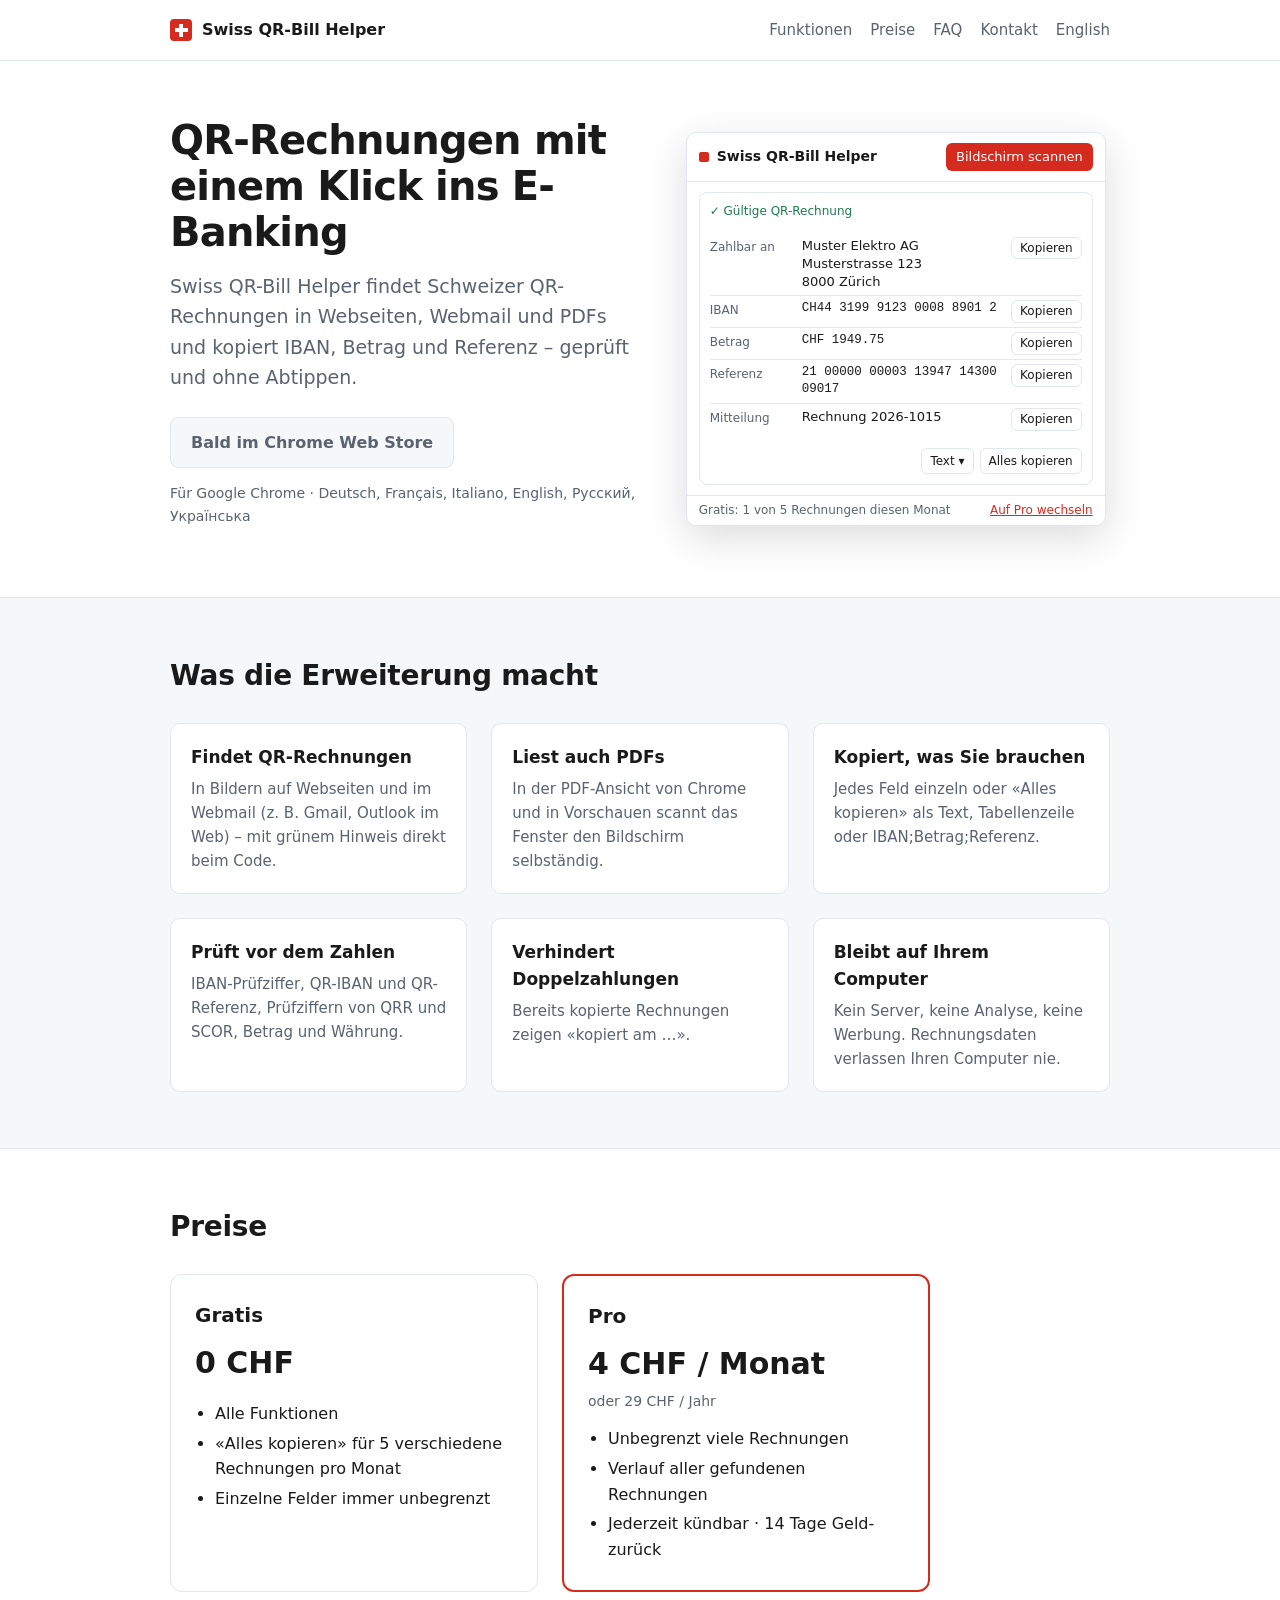
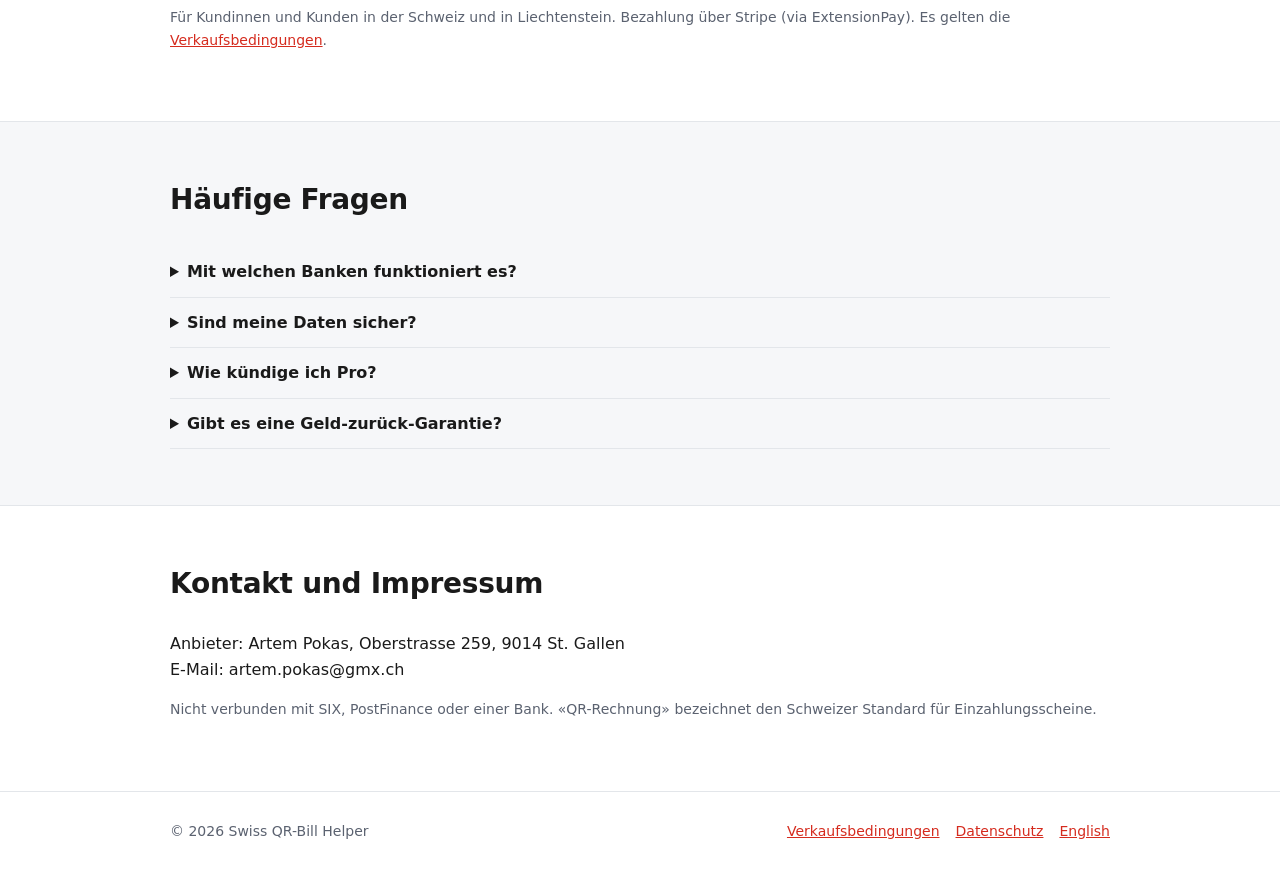
<file: index.html>
<!doctype html>
<html lang="de">
<head>
  <meta charset="utf-8">
  <meta name="viewport" content="width=device-width, initial-scale=1">
  <title>Swiss QR-Bill Helper – QR-Rechnungen mit einem Klick ins E-Banking</title>
  <meta name="description" content="Chrome-Erweiterung: findet Schweizer QR-Rechnungen in Webseiten, Webmail und PDFs und kopiert IBAN, Betrag und Referenz mit einem Klick.">
  <link rel="alternate" hreflang="de" href="index.html">
  <link rel="alternate" hreflang="en" href="en.html">
  <link rel="stylesheet" href="style.css">
</head>
<body>
  <div class="top"><div class="wrap">
    <a class="brand" href="index.html"><span class="cross"></span>Swiss QR-Bill Helper</a>
    <nav><a class="hide-sm" href="#features">Funktionen</a><a href="#pricing">Preise</a><a class="hide-sm" href="#faq">FAQ</a><a href="#contact">Kontakt</a><a href="en.html">English</a></nav>
  </div></div>

  <section class="hero"><div class="wrap">
    <div>
      <h1>QR-Rechnungen mit einem Klick ins E-Banking</h1>
      <p class="lead">Swiss QR-Bill Helper findet Schweizer QR-Rechnungen in Webseiten, Webmail und PDFs und kopiert IBAN, Betrag und Referenz – geprüft und ohne Abtippen.</p>
      <span class="btn soon">Bald im Chrome Web Store</span>
      <p class="small">Für Google Chrome · Deutsch, Français, Italiano, English, Русский, Українська</p>
    </div>
    <div class="popup" aria-hidden="true">
      <div class="ph"><b>Swiss QR-Bill Helper</b><span class="scan">Bildschirm scannen</span></div>
      <div class="bill">
        <div class="ok">✓ Gültige QR-Rechnung</div>
        <dl>
          <div class="row"><dt>Zahlbar an</dt><dd class="">Muster Elektro AG<br>Musterstrasse 123<br>8000 Zürich</dd><span class="cp">Kopieren</span></div>
          <div class="row"><dt>IBAN</dt><dd class="mono">CH44 3199 9123 0008 8901 2</dd><span class="cp">Kopieren</span></div>
          <div class="row"><dt>Betrag</dt><dd class="mono">CHF 1949.75</dd><span class="cp">Kopieren</span></div>
          <div class="row"><dt>Referenz</dt><dd class="mono">21 00000 00003 13947 14300 09017</dd><span class="cp">Kopieren</span></div>
          <div class="row"><dt>Mitteilung</dt><dd class="">Rechnung 2026-1015</dd><span class="cp">Kopieren</span></div>
        </dl>
        <div class="acts"><span>Text ▾</span><span>Alles kopieren</span></div>
      </div>
      <div class="plan"><span>Gratis: 1 von 5 Rechnungen diesen Monat</span><u>Auf Pro wechseln</u></div>
    </div>
  </div></section>

  <section class="band alt" id="features"><div class="wrap">
    <h2>Was die Erweiterung macht</h2>
    <div class="grid3">
        <div class="card"><h3>Findet QR-Rechnungen</h3><p>In Bildern auf Webseiten und im Webmail (z. B. Gmail, Outlook im Web) – mit grünem Hinweis direkt beim Code.</p></div>
        <div class="card"><h3>Liest auch PDFs</h3><p>In der PDF-Ansicht von Chrome und in Vorschauen scannt das Fenster den Bildschirm selbständig.</p></div>
        <div class="card"><h3>Kopiert, was Sie brauchen</h3><p>Jedes Feld einzeln oder «Alles kopieren» als Text, Tabellenzeile oder IBAN;Betrag;Referenz.</p></div>
        <div class="card"><h3>Prüft vor dem Zahlen</h3><p>IBAN-Prüfziffer, QR-IBAN und QR-Referenz, Prüfziffern von QRR und SCOR, Betrag und Währung.</p></div>
        <div class="card"><h3>Verhindert Doppelzahlungen</h3><p>Bereits kopierte Rechnungen zeigen «kopiert am …».</p></div>
        <div class="card"><h3>Bleibt auf Ihrem Computer</h3><p>Kein Server, keine Analyse, keine Werbung. Rechnungsdaten verlassen Ihren Computer nie.</p></div>
    </div>
  </div></section>

  <section class="band" id="pricing"><div class="wrap">
    <h2>Preise</h2>
    <div class="prices">
      <div class="price"><h3>Gratis</h3><div class="amount">0 CHF</div><ul><li>Alle Funktionen</li><li>«Alles kopieren» für 5 verschiedene Rechnungen pro Monat</li><li>Einzelne Felder immer unbegrenzt</li></ul></div>
      <div class="price pro"><h3>Pro</h3><div class="amount">4 CHF / Monat</div><div class="small">oder 29 CHF / Jahr</div><ul><li>Unbegrenzt viele Rechnungen</li><li>Verlauf aller gefundenen Rechnungen</li><li>Jederzeit kündbar · 14 Tage Geld-zurück</li></ul></div>
    </div>
    <p class="small">Für Kundinnen und Kunden in der Schweiz und in Liechtenstein. Bezahlung über Stripe (via ExtensionPay). Es gelten die <a href="terms.html">Verkaufsbedingungen</a>.</p>
  </div></section>

  <section class="band alt" id="faq"><div class="wrap">
    <h2>Häufige Fragen</h2>
      <details><summary>Mit welchen Banken funktioniert es?</summary><p>Mit allen: Die Erweiterung kopiert die Zahlungsangaben, Sie fügen sie im E-Banking Ihrer Bank ein. Es braucht keinen Bank-Login.</p></details>
      <details><summary>Sind meine Daten sicher?</summary><p>Die QR-Codes werden lokal in Ihrem Browser gelesen. Nur die Pro-Lizenzprüfung kontaktiert ExtensionPay; Rechnungsdaten werden nie gesendet. Details in der <a href="privacy.html">Datenschutzerklärung</a>.</p></details>
      <details><summary>Wie kündige ich Pro?</summary><p>Im Fenster der Erweiterung unten auf «Abo verwalten». Die Kündigung gilt auf Ende der bezahlten Periode.</p></details>
      <details><summary>Gibt es eine Geld-zurück-Garantie?</summary><p>Ja: Innert 14 Tagen nach der ersten Zahlung erstatten wir den vollen Betrag auf Anfrage per E-Mail, ohne Begründung.</p></details>
  </div></section>

  <section class="band" id="contact"><div class="wrap">
    <h2>Kontakt und Impressum</h2>
    <p>Anbieter: Artem Pokas, Oberstrasse 259, 9014 St. Gallen<br>E-Mail: artem.pokas@gmx.ch</p>
    <p class="small">Nicht verbunden mit SIX, PostFinance oder einer Bank. «QR-Rechnung» bezeichnet den Schweizer Standard für Einzahlungsscheine.</p>
  </div></section>

  <footer><div class="wrap">
    <span>© 2026 Swiss QR-Bill Helper</span>
    <nav><a href="terms.html">Verkaufsbedingungen</a><a href="privacy.html#de">Datenschutz</a><a href="en.html">English</a></nav>
  </div></footer>
</body>
</html>
</file>
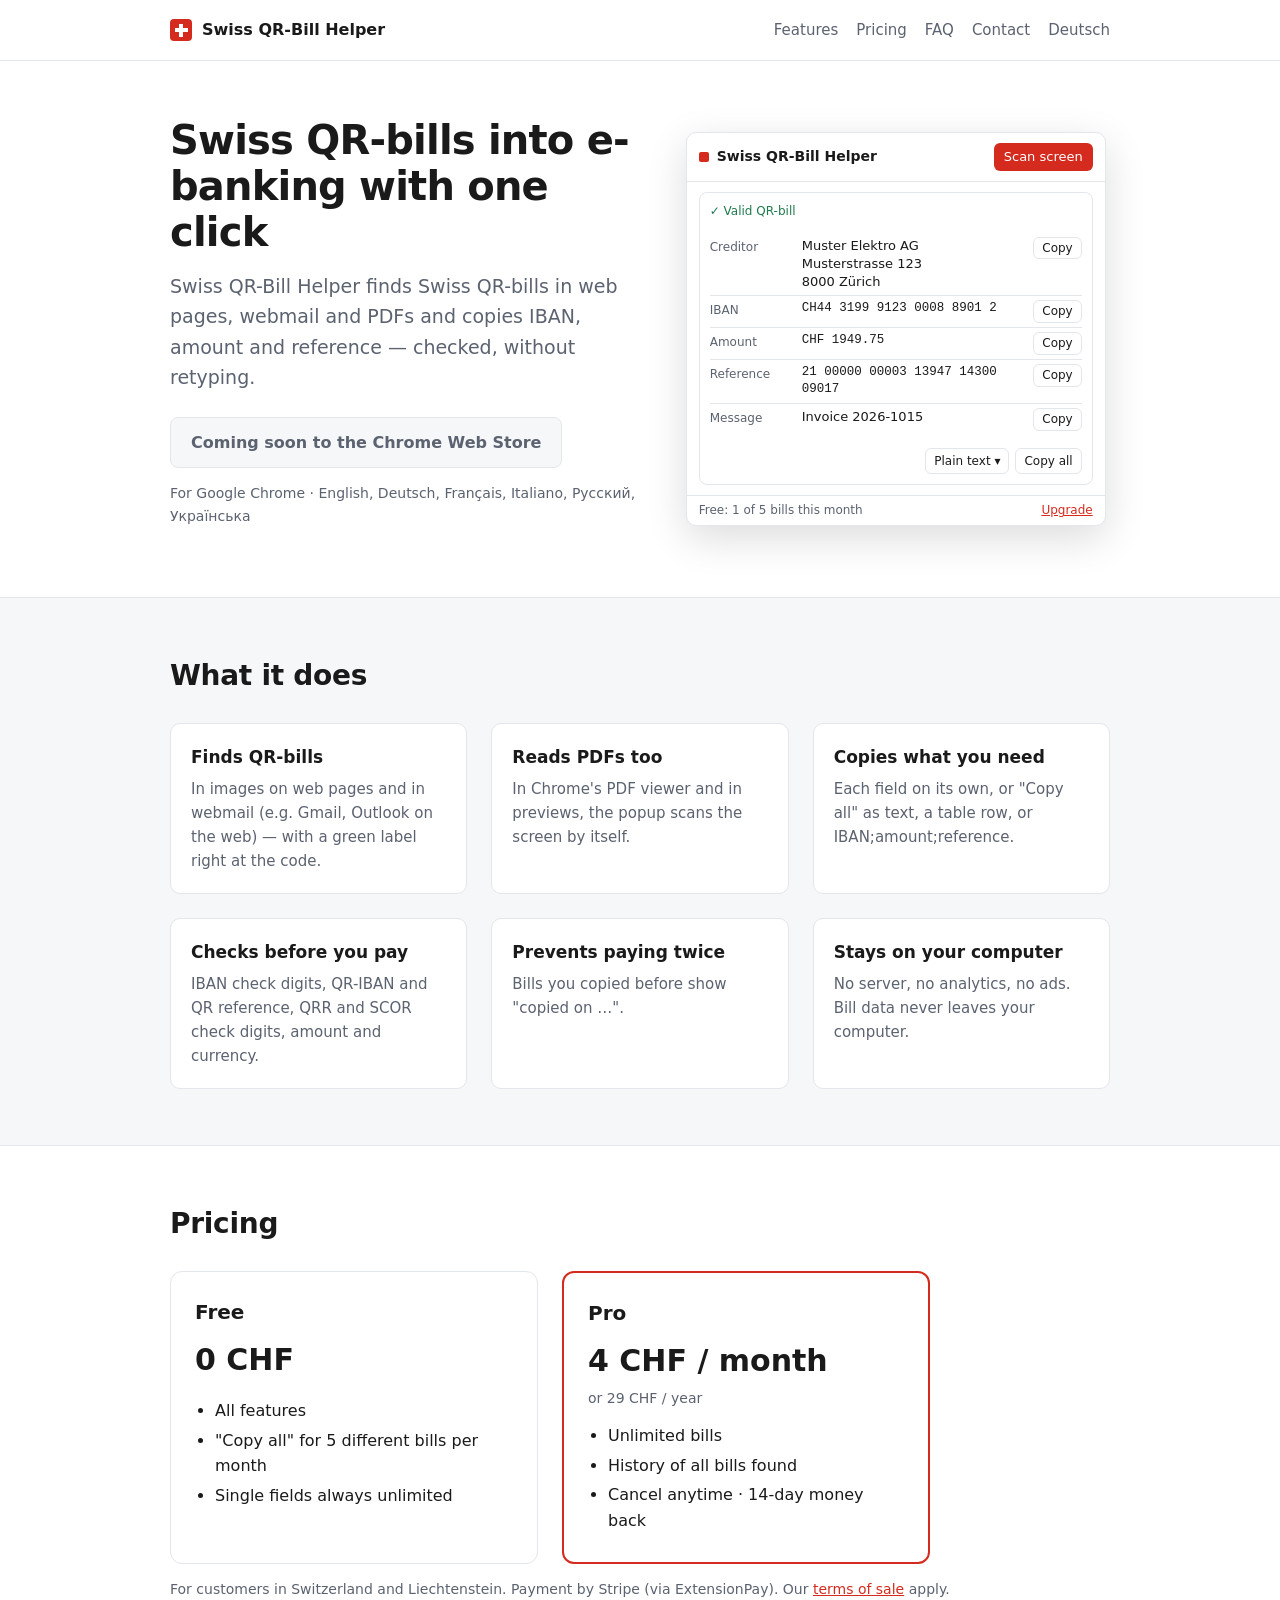
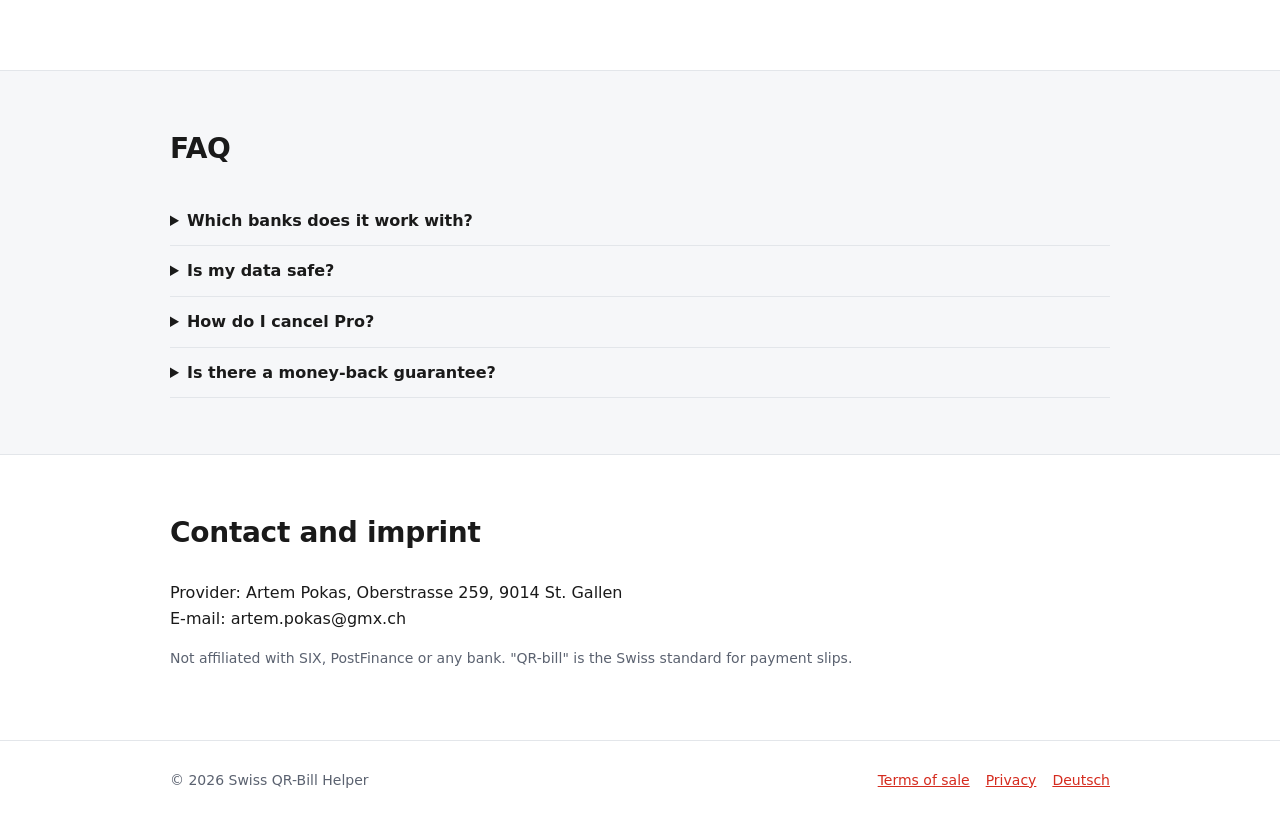
<file: en.html>
<!doctype html>
<html lang="en">
<head>
  <meta charset="utf-8">
  <meta name="viewport" content="width=device-width, initial-scale=1">
  <title>Swiss QR-Bill Helper – Swiss QR-bills into e-banking with one click</title>
  <meta name="description" content="Chrome extension: finds Swiss QR-bills in web pages, webmail and PDFs and copies IBAN, amount and reference with one click.">
  <link rel="alternate" hreflang="de" href="index.html">
  <link rel="alternate" hreflang="en" href="en.html">
  <link rel="stylesheet" href="style.css">
</head>
<body>
  <div class="top"><div class="wrap">
    <a class="brand" href="en.html"><span class="cross"></span>Swiss QR-Bill Helper</a>
    <nav><a class="hide-sm" href="#features">Features</a><a href="#pricing">Pricing</a><a class="hide-sm" href="#faq">FAQ</a><a href="#contact">Contact</a><a href="index.html">Deutsch</a></nav>
  </div></div>

  <section class="hero"><div class="wrap">
    <div>
      <h1>Swiss QR-bills into e-banking with one click</h1>
      <p class="lead">Swiss QR-Bill Helper finds Swiss QR-bills in web pages, webmail and PDFs and copies IBAN, amount and reference — checked, without retyping.</p>
      <span class="btn soon">Coming soon to the Chrome Web Store</span>
      <p class="small">For Google Chrome · English, Deutsch, Français, Italiano, Русский, Українська</p>
    </div>
    <div class="popup" aria-hidden="true">
      <div class="ph"><b>Swiss QR-Bill Helper</b><span class="scan">Scan screen</span></div>
      <div class="bill">
        <div class="ok">✓ Valid QR-bill</div>
        <dl>
          <div class="row"><dt>Creditor</dt><dd class="">Muster Elektro AG<br>Musterstrasse 123<br>8000 Zürich</dd><span class="cp">Copy</span></div>
          <div class="row"><dt>IBAN</dt><dd class="mono">CH44 3199 9123 0008 8901 2</dd><span class="cp">Copy</span></div>
          <div class="row"><dt>Amount</dt><dd class="mono">CHF 1949.75</dd><span class="cp">Copy</span></div>
          <div class="row"><dt>Reference</dt><dd class="mono">21 00000 00003 13947 14300 09017</dd><span class="cp">Copy</span></div>
          <div class="row"><dt>Message</dt><dd class="">Invoice 2026-1015</dd><span class="cp">Copy</span></div>
        </dl>
        <div class="acts"><span>Plain text ▾</span><span>Copy all</span></div>
      </div>
      <div class="plan"><span>Free: 1 of 5 bills this month</span><u>Upgrade</u></div>
    </div>
  </div></section>

  <section class="band alt" id="features"><div class="wrap">
    <h2>What it does</h2>
    <div class="grid3">
        <div class="card"><h3>Finds QR-bills</h3><p>In images on web pages and in webmail (e.g. Gmail, Outlook on the web) — with a green label right at the code.</p></div>
        <div class="card"><h3>Reads PDFs too</h3><p>In Chrome's PDF viewer and in previews, the popup scans the screen by itself.</p></div>
        <div class="card"><h3>Copies what you need</h3><p>Each field on its own, or "Copy all" as text, a table row, or IBAN;amount;reference.</p></div>
        <div class="card"><h3>Checks before you pay</h3><p>IBAN check digits, QR-IBAN and QR reference, QRR and SCOR check digits, amount and currency.</p></div>
        <div class="card"><h3>Prevents paying twice</h3><p>Bills you copied before show "copied on …".</p></div>
        <div class="card"><h3>Stays on your computer</h3><p>No server, no analytics, no ads. Bill data never leaves your computer.</p></div>
    </div>
  </div></section>

  <section class="band" id="pricing"><div class="wrap">
    <h2>Pricing</h2>
    <div class="prices">
      <div class="price"><h3>Free</h3><div class="amount">0 CHF</div><ul><li>All features</li><li>"Copy all" for 5 different bills per month</li><li>Single fields always unlimited</li></ul></div>
      <div class="price pro"><h3>Pro</h3><div class="amount">4 CHF / month</div><div class="small">or 29 CHF / year</div><ul><li>Unlimited bills</li><li>History of all bills found</li><li>Cancel anytime · 14-day money back</li></ul></div>
    </div>
    <p class="small">For customers in Switzerland and Liechtenstein. Payment by Stripe (via ExtensionPay). Our <a href="terms.html#en">terms of sale</a> apply.</p>
  </div></section>

  <section class="band alt" id="faq"><div class="wrap">
    <h2>FAQ</h2>
      <details><summary>Which banks does it work with?</summary><p>All of them: the extension copies the payment details, you paste them into your bank's e-banking. No bank login needed.</p></details>
      <details><summary>Is my data safe?</summary><p>QR codes are read locally in your browser. Only the Pro license check contacts ExtensionPay; bill data is never sent. Details in the <a href="privacy.html#en">privacy policy</a>.</p></details>
      <details><summary>How do I cancel Pro?</summary><p>In the extension's popup, click "Manage subscription" at the bottom. Cancellation takes effect at the end of the paid period.</p></details>
      <details><summary>Is there a money-back guarantee?</summary><p>Yes: within 14 days of the first payment we refund the full amount on request by e-mail, no reason needed.</p></details>
  </div></section>

  <section class="band" id="contact"><div class="wrap">
    <h2>Contact and imprint</h2>
    <p>Provider: Artem Pokas, Oberstrasse 259, 9014 St. Gallen<br>E-mail: artem.pokas@gmx.ch</p>
    <p class="small">Not affiliated with SIX, PostFinance or any bank. "QR-bill" is the Swiss standard for payment slips.</p>
  </div></section>

  <footer><div class="wrap">
    <span>© 2026 Swiss QR-Bill Helper</span>
    <nav><a href="terms.html#en">Terms of sale</a><a href="privacy.html#en">Privacy</a><a href="index.html">Deutsch</a></nav>
  </div></footer>
</body>
</html>
</file>
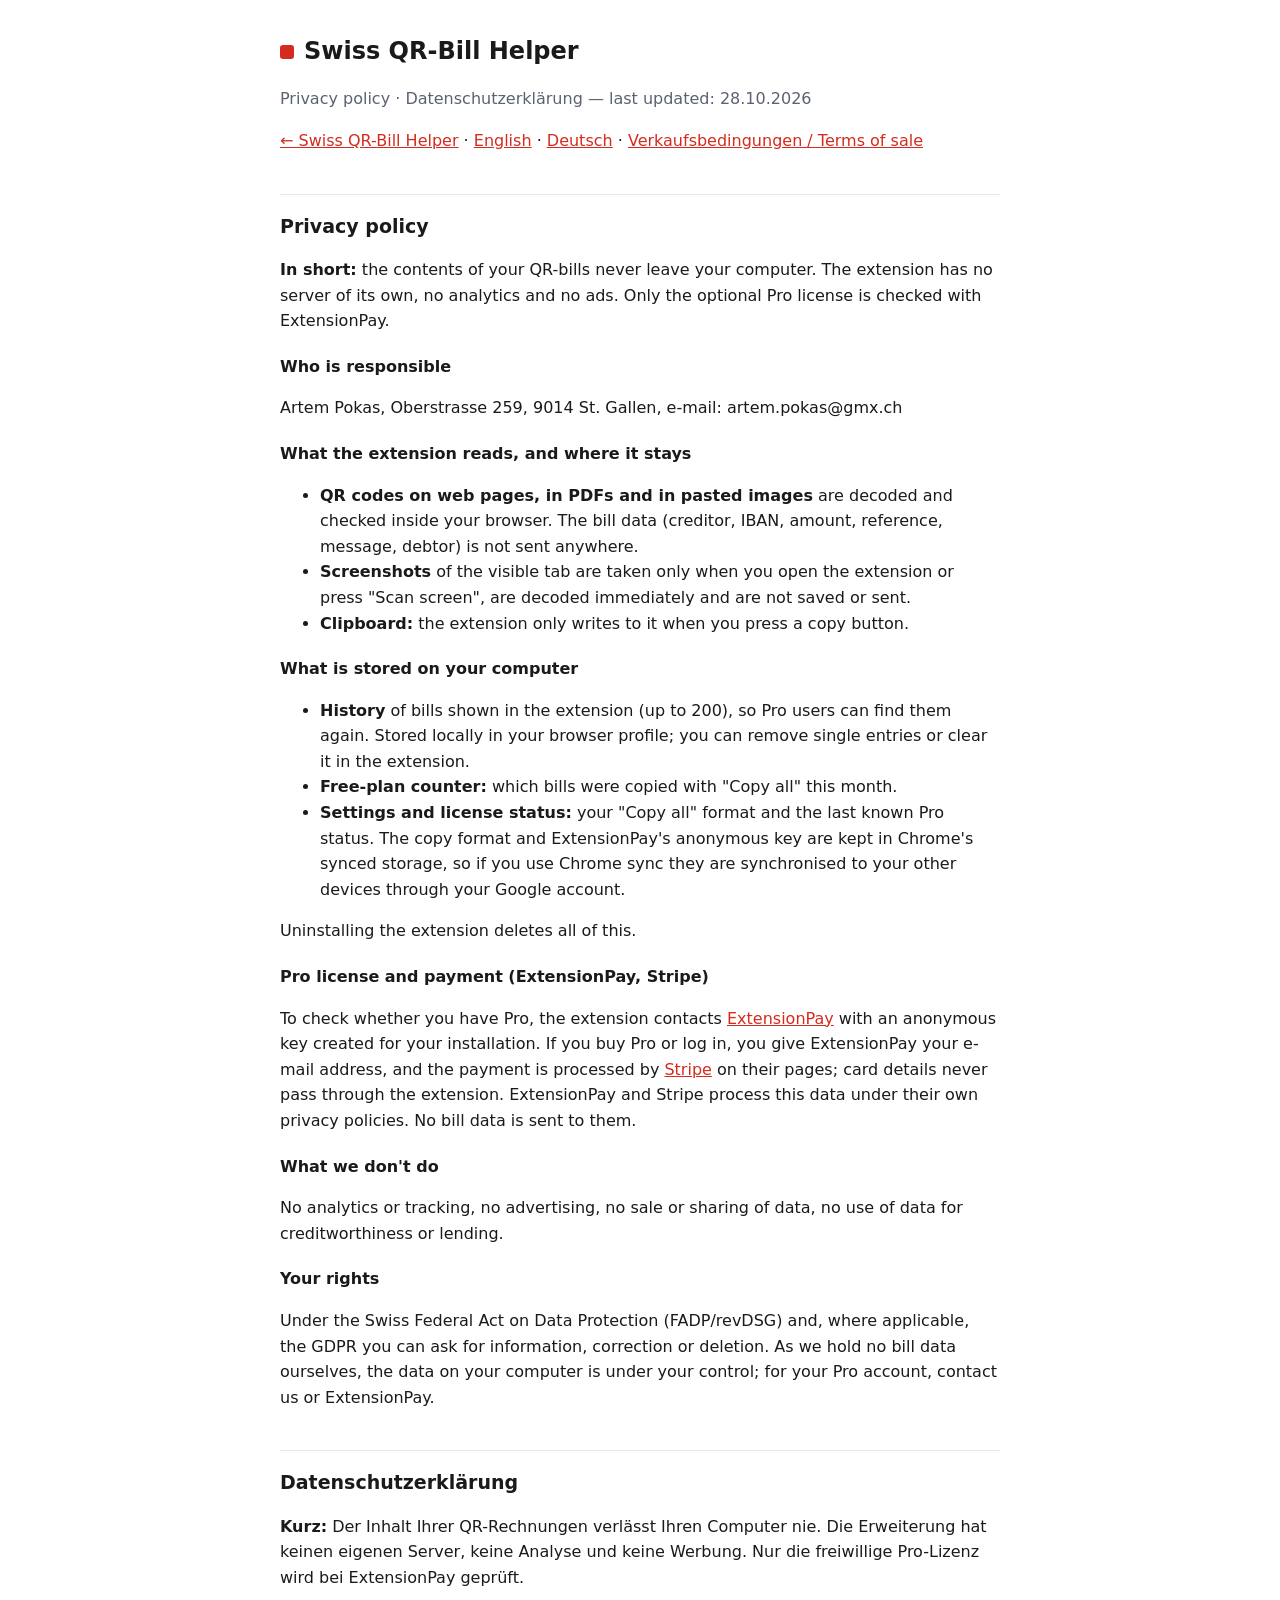
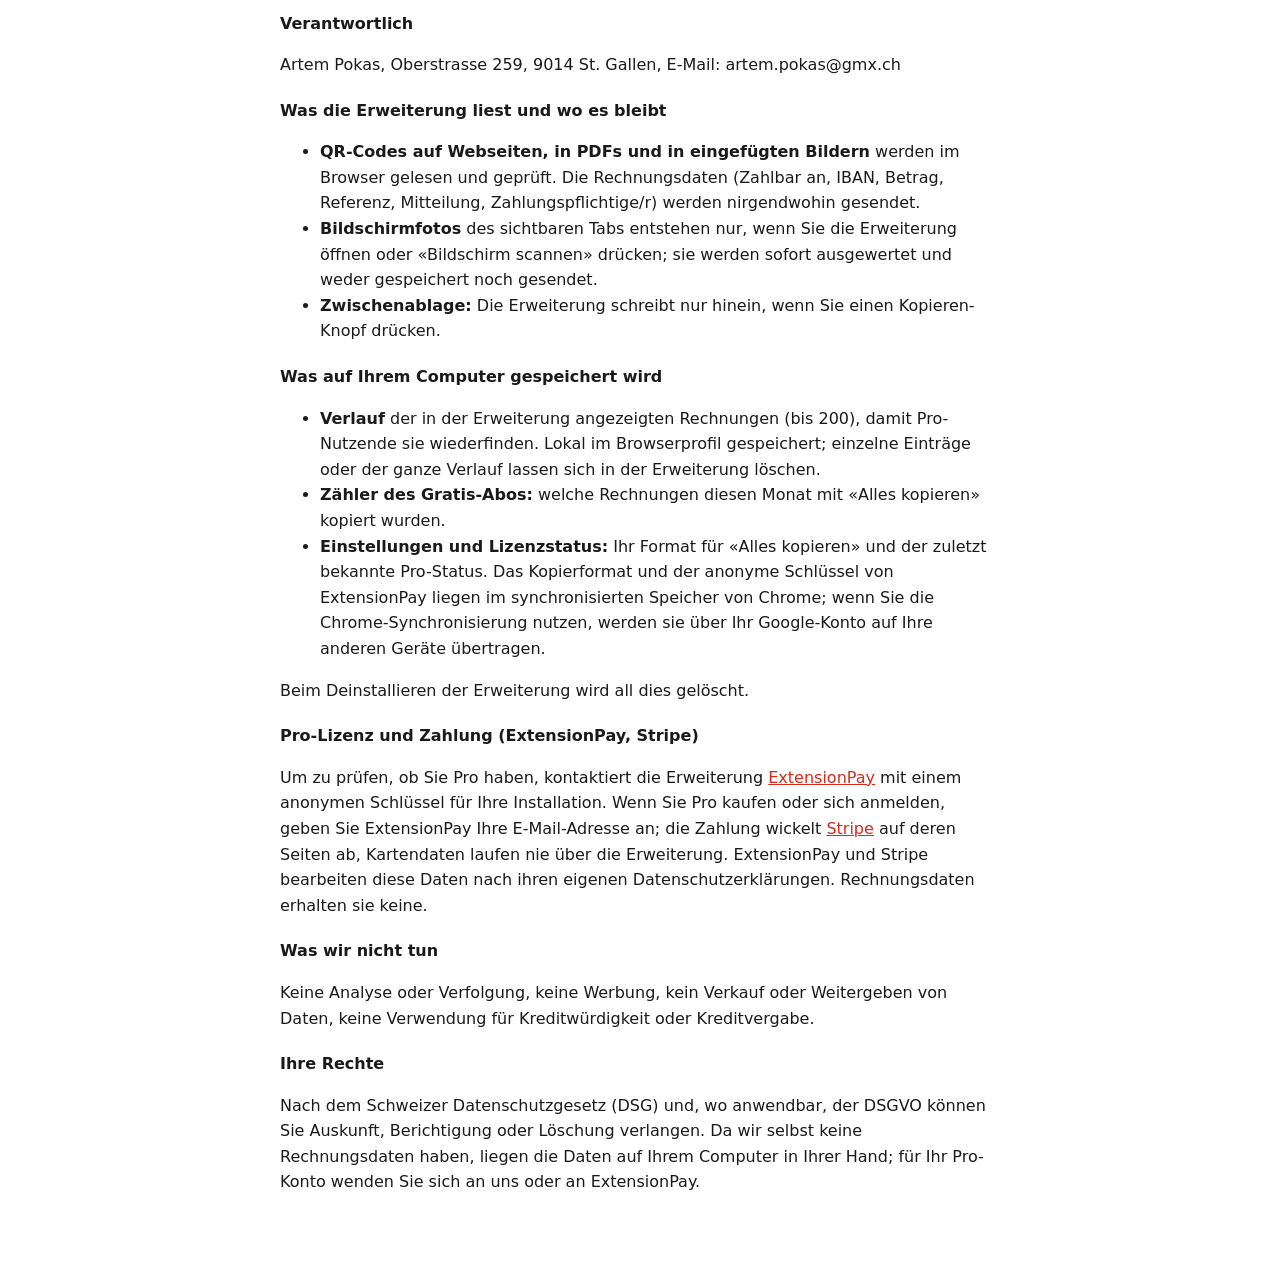
<file: privacy.html>
<!doctype html>
<html lang="en">
<head>
  <meta charset="utf-8">
  <meta name="viewport" content="width=device-width, initial-scale=1">
  <title>Swiss QR-Bill Helper — Privacy policy / Datenschutzerklärung</title>
  <style>
    :root { --fg: #1a1a1a; --muted: #5b6270; --line: #e5e7eb; --accent: #d52b1e; --bg: #fff; }
    @media (prefers-color-scheme: dark) { :root { --fg: #f3f4f6; --muted: #9ca3af; --line: #2a2e35; --bg: #16181c; } }
    body { margin: 0 auto; max-width: 720px; padding: 32px 16px 64px; background: var(--bg); color: var(--fg); font: 16px/1.6 system-ui, -apple-system, "Segoe UI", sans-serif; }
    h1 { font-size: 24px; margin: 0 0 4px; }
    h1::before { content: ""; display: inline-block; width: 14px; height: 14px; background: var(--accent); border-radius: 3px; margin-right: 10px; }
    h2 { font-size: 19px; margin: 40px 0 8px; padding-top: 16px; border-top: 1px solid var(--line); }
    h3 { font-size: 16px; margin: 20px 0 4px; }
    nav a, a { color: var(--accent); }
    .muted { color: var(--muted); }
    .todo { background: #fff3cd; color: #5c4400; padding: 0 4px; border-radius: 3px; }
  </style>
</head>
<body>
  <h1>Swiss QR-Bill Helper</h1>
  <p class="muted">Privacy policy · Datenschutzerklärung — last updated: 28.10.2026</p>
  <nav><a href="index.html">← Swiss QR-Bill Helper</a> · <a href="#en">English</a> · <a href="#de">Deutsch</a> · <a href="terms.html">Verkaufsbedingungen / Terms of sale</a></nav>

  <section id="en" lang="en">
    <h2>Privacy policy</h2>
    <p><strong>In short:</strong> the contents of your QR-bills never leave your computer. The extension has no server of its own, no analytics and no ads. Only the optional Pro license is checked with ExtensionPay.</p>

    <h3>Who is responsible</h3>
    <p>Artem Pokas, Oberstrasse 259, 9014 St. Gallen, e-mail: artem.pokas@gmx.ch</p>

    <h3>What the extension reads, and where it stays</h3>
    <ul>
      <li><strong>QR codes on web pages, in PDFs and in pasted images</strong> are decoded and checked inside your browser. The bill data (creditor, IBAN, amount, reference, message, debtor) is not sent anywhere.</li>
      <li><strong>Screenshots</strong> of the visible tab are taken only when you open the extension or press "Scan screen", are decoded immediately and are not saved or sent.</li>
      <li><strong>Clipboard:</strong> the extension only writes to it when you press a copy button.</li>
    </ul>

    <h3>What is stored on your computer</h3>
    <ul>
      <li><strong>History</strong> of bills shown in the extension (up to 200), so Pro users can find them again. Stored locally in your browser profile; you can remove single entries or clear it in the extension.</li>
      <li><strong>Free-plan counter:</strong> which bills were copied with "Copy all" this month.</li>
      <li><strong>Settings and license status:</strong> your "Copy all" format and the last known Pro status. The copy format and ExtensionPay's anonymous key are kept in Chrome's synced storage, so if you use Chrome sync they are synchronised to your other devices through your Google account.</li>
    </ul>
    <p>Uninstalling the extension deletes all of this.</p>

    <h3>Pro license and payment (ExtensionPay, Stripe)</h3>
    <p>To check whether you have Pro, the extension contacts <a href="https://extensionpay.com">ExtensionPay</a> with an anonymous key created for your installation. If you buy Pro or log in, you give ExtensionPay your e-mail address, and the payment is processed by <a href="https://stripe.com/privacy">Stripe</a> on their pages; card details never pass through the extension. ExtensionPay and Stripe process this data under their own privacy policies. No bill data is sent to them.</p>

    <h3>What we don't do</h3>
    <p>No analytics or tracking, no advertising, no sale or sharing of data, no use of data for creditworthiness or lending.</p>

    <h3>Your rights</h3>
    <p>Under the Swiss Federal Act on Data Protection (FADP/revDSG) and, where applicable, the GDPR you can ask for information, correction or deletion. As we hold no bill data ourselves, the data on your computer is under your control; for your Pro account, contact us or ExtensionPay.</p>
  </section>

  <section id="de" lang="de">
    <h2>Datenschutzerklärung</h2>
    <p><strong>Kurz:</strong> Der Inhalt Ihrer QR-Rechnungen verlässt Ihren Computer nie. Die Erweiterung hat keinen eigenen Server, keine Analyse und keine Werbung. Nur die freiwillige Pro-Lizenz wird bei ExtensionPay geprüft.</p>

    <h3>Verantwortlich</h3>
    <p>Artem Pokas, Oberstrasse 259, 9014 St. Gallen, E-Mail: artem.pokas@gmx.ch</p>

    <h3>Was die Erweiterung liest und wo es bleibt</h3>
    <ul>
      <li><strong>QR-Codes auf Webseiten, in PDFs und in eingefügten Bildern</strong> werden im Browser gelesen und geprüft. Die Rechnungsdaten (Zahlbar an, IBAN, Betrag, Referenz, Mitteilung, Zahlungspflichtige/r) werden nirgendwohin gesendet.</li>
      <li><strong>Bildschirmfotos</strong> des sichtbaren Tabs entstehen nur, wenn Sie die Erweiterung öffnen oder «Bildschirm scannen» drücken; sie werden sofort ausgewertet und weder gespeichert noch gesendet.</li>
      <li><strong>Zwischenablage:</strong> Die Erweiterung schreibt nur hinein, wenn Sie einen Kopieren-Knopf drücken.</li>
    </ul>

    <h3>Was auf Ihrem Computer gespeichert wird</h3>
    <ul>
      <li><strong>Verlauf</strong> der in der Erweiterung angezeigten Rechnungen (bis 200), damit Pro-Nutzende sie wiederfinden. Lokal im Browserprofil gespeichert; einzelne Einträge oder der ganze Verlauf lassen sich in der Erweiterung löschen.</li>
      <li><strong>Zähler des Gratis-Abos:</strong> welche Rechnungen diesen Monat mit «Alles kopieren» kopiert wurden.</li>
      <li><strong>Einstellungen und Lizenzstatus:</strong> Ihr Format für «Alles kopieren» und der zuletzt bekannte Pro-Status. Das Kopierformat und der anonyme Schlüssel von ExtensionPay liegen im synchronisierten Speicher von Chrome; wenn Sie die Chrome-Synchronisierung nutzen, werden sie über Ihr Google-Konto auf Ihre anderen Geräte übertragen.</li>
    </ul>
    <p>Beim Deinstallieren der Erweiterung wird all dies gelöscht.</p>

    <h3>Pro-Lizenz und Zahlung (ExtensionPay, Stripe)</h3>
    <p>Um zu prüfen, ob Sie Pro haben, kontaktiert die Erweiterung <a href="https://extensionpay.com">ExtensionPay</a> mit einem anonymen Schlüssel für Ihre Installation. Wenn Sie Pro kaufen oder sich anmelden, geben Sie ExtensionPay Ihre E-Mail-Adresse an; die Zahlung wickelt <a href="https://stripe.com/de-ch/privacy">Stripe</a> auf deren Seiten ab, Kartendaten laufen nie über die Erweiterung. ExtensionPay und Stripe bearbeiten diese Daten nach ihren eigenen Datenschutzerklärungen. Rechnungsdaten erhalten sie keine.</p>

    <h3>Was wir nicht tun</h3>
    <p>Keine Analyse oder Verfolgung, keine Werbung, kein Verkauf oder Weitergeben von Daten, keine Verwendung für Kreditwürdigkeit oder Kreditvergabe.</p>

    <h3>Ihre Rechte</h3>
    <p>Nach dem Schweizer Datenschutzgesetz (DSG) und, wo anwendbar, der DSGVO können Sie Auskunft, Berichtigung oder Löschung verlangen. Da wir selbst keine Rechnungsdaten haben, liegen die Daten auf Ihrem Computer in Ihrer Hand; für Ihr Pro-Konto wenden Sie sich an uns oder an ExtensionPay.</p>
  </section>
</body>
</html>
</file>
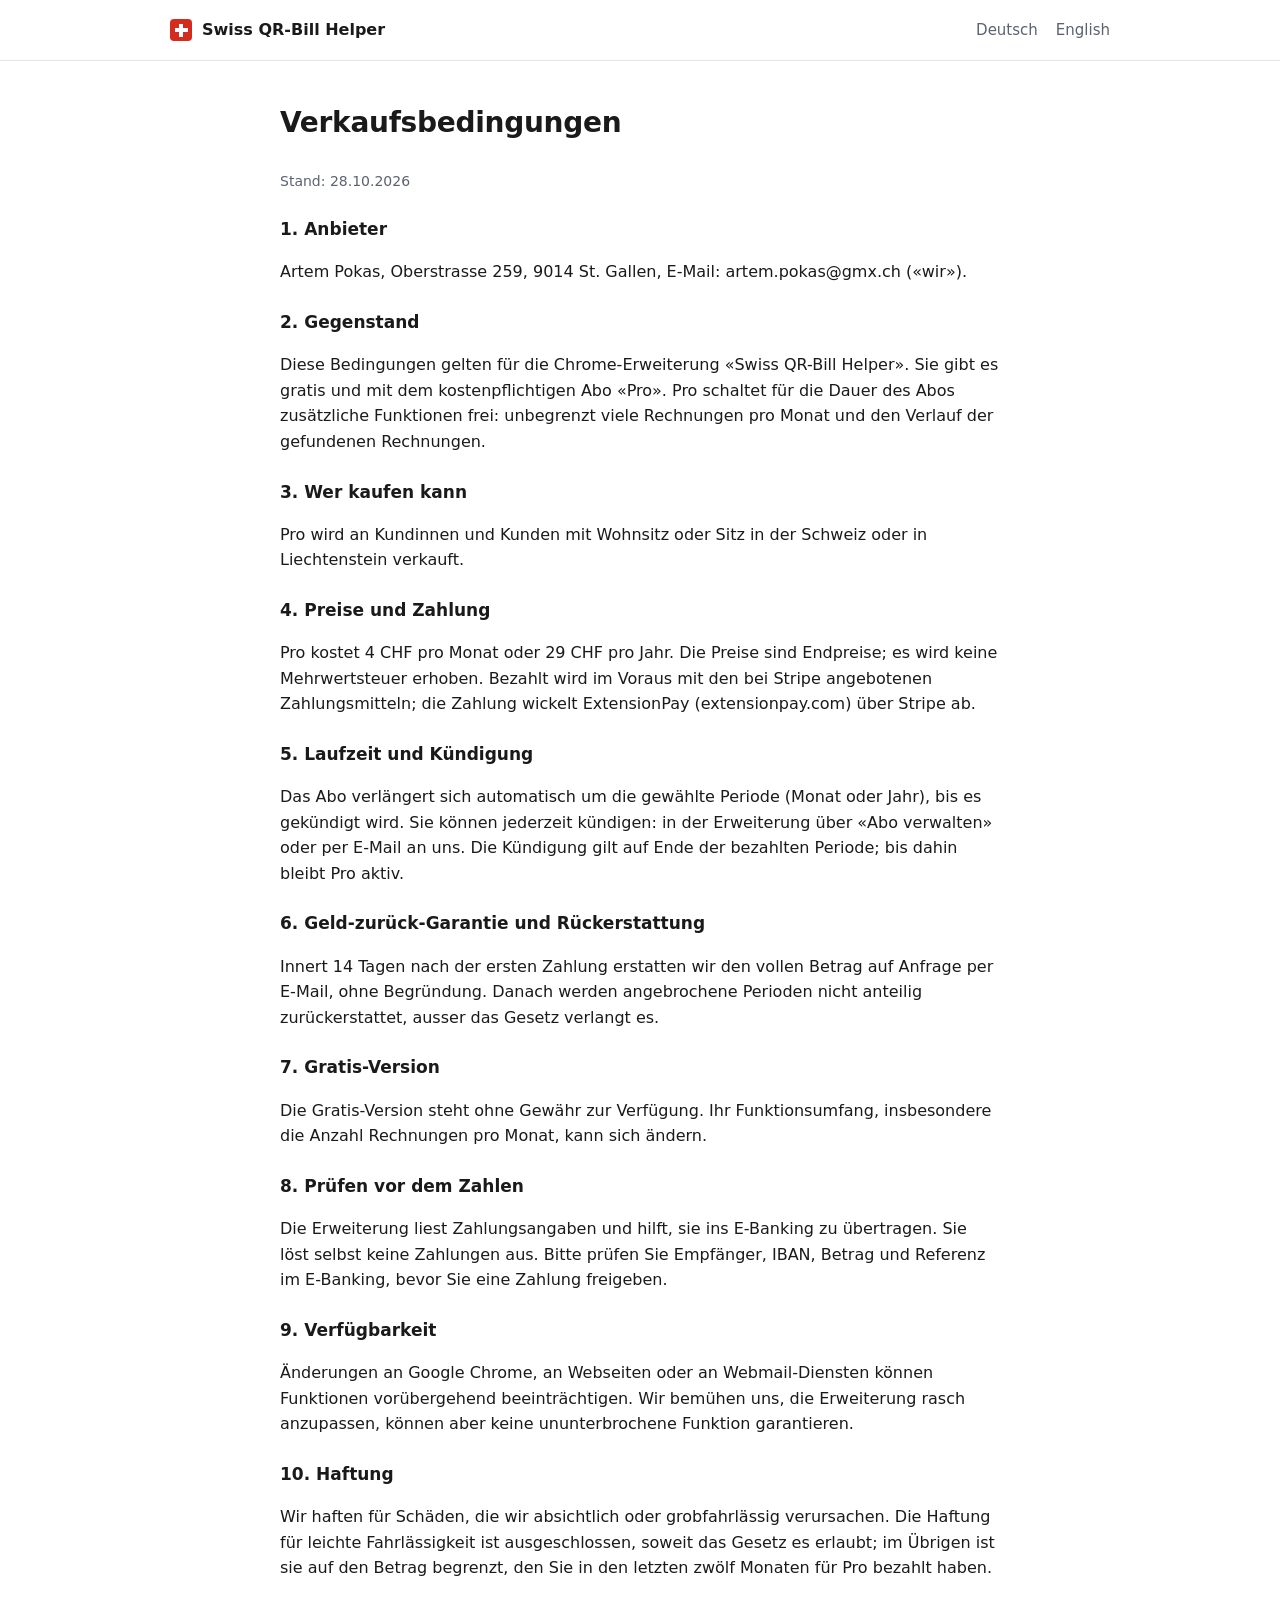
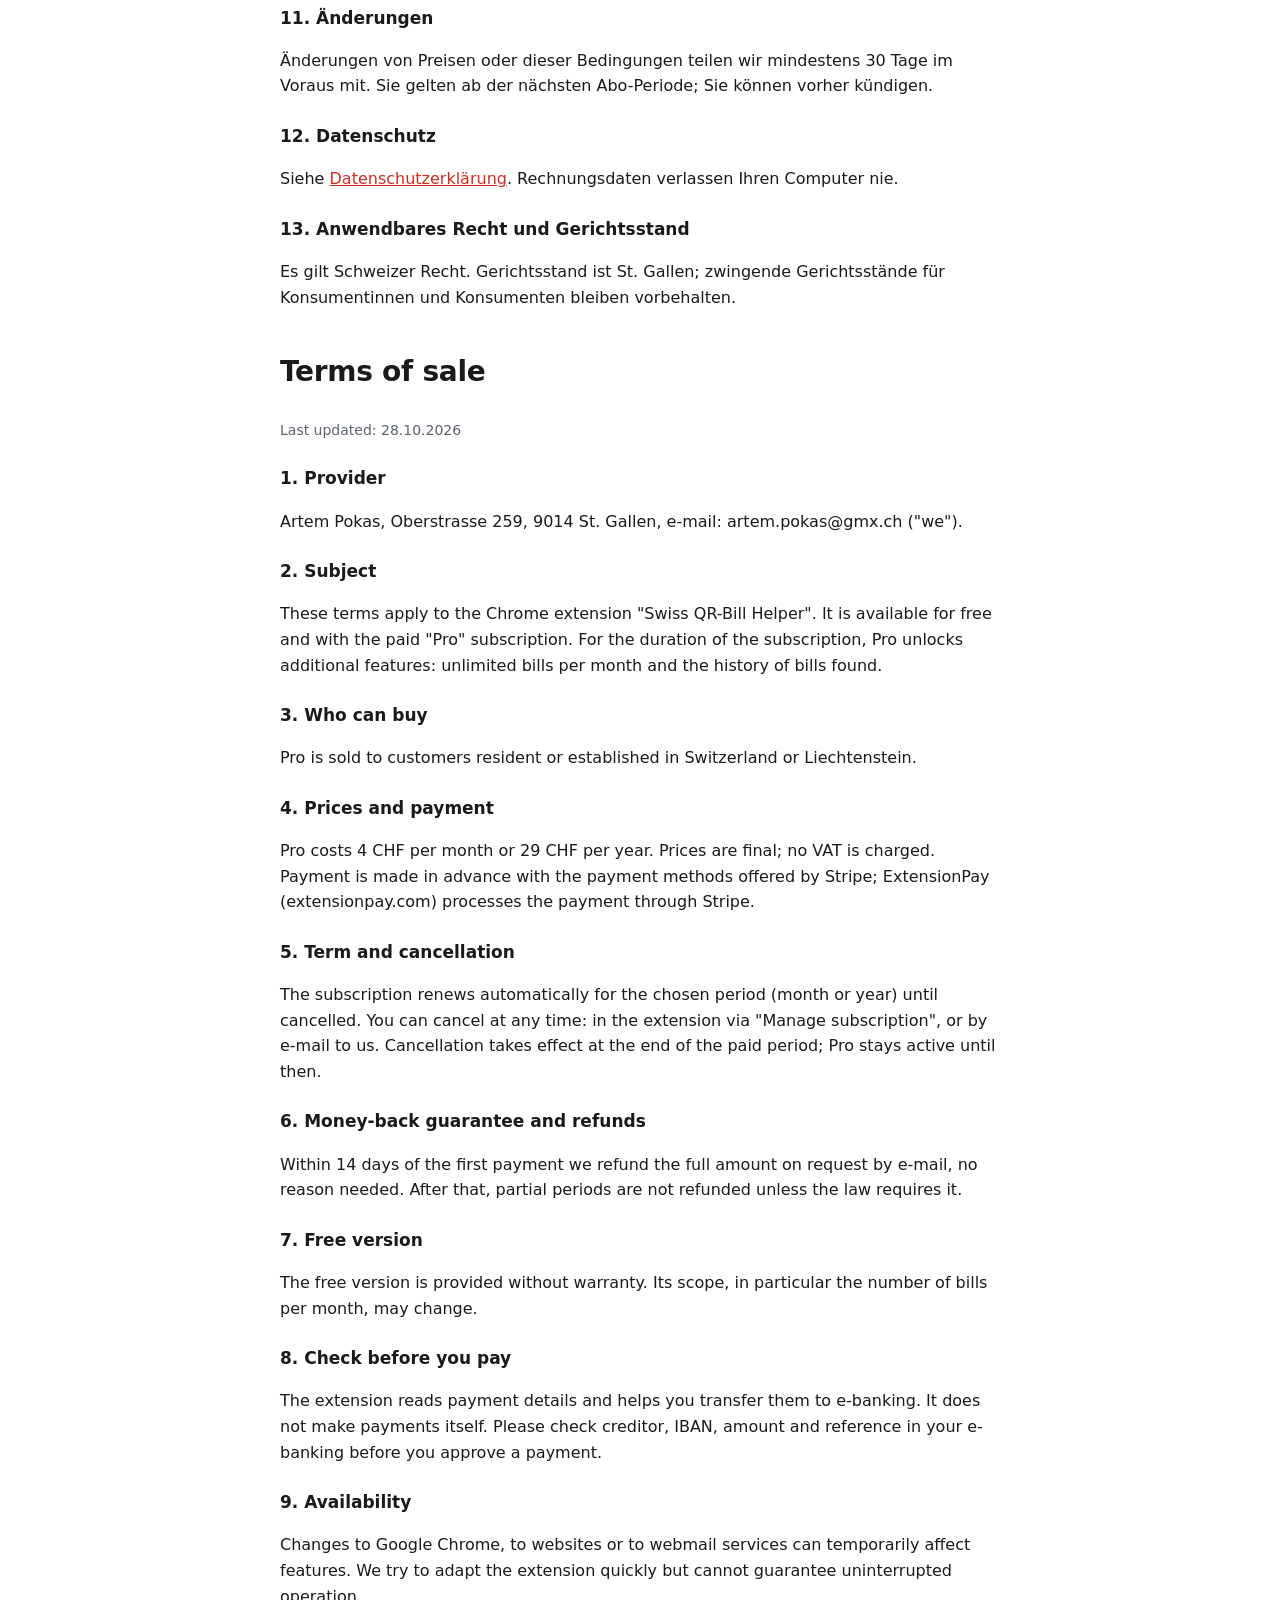
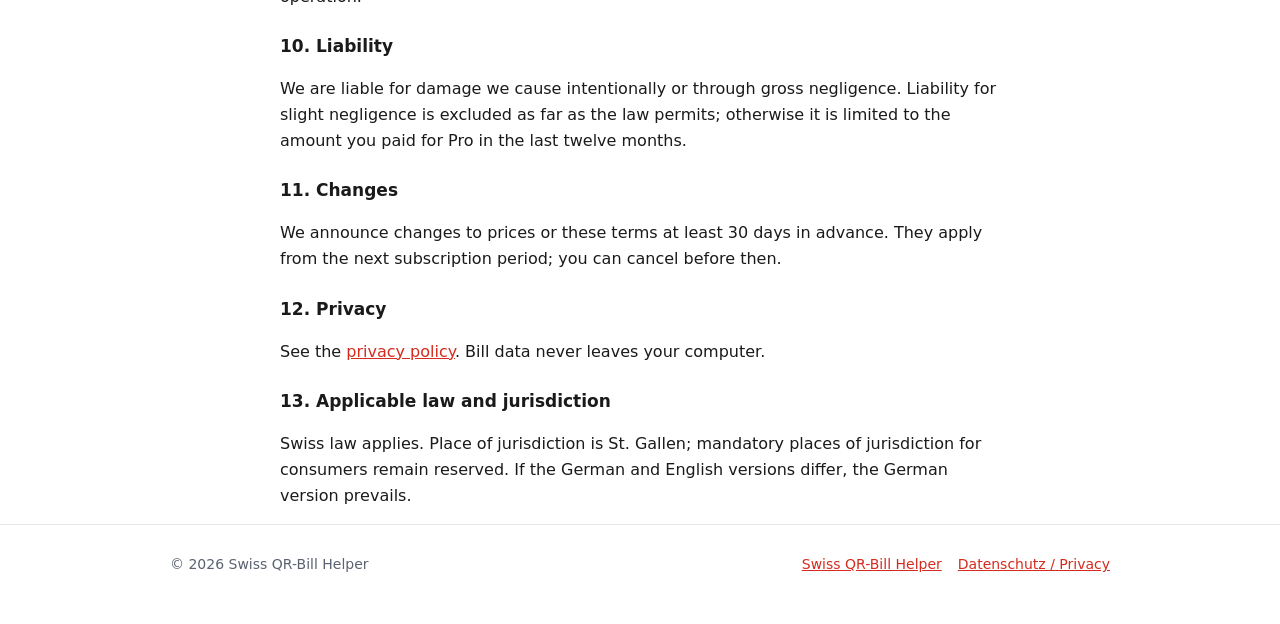
<file: terms.html>
<!doctype html>
<html lang="de">
<head>
  <meta charset="utf-8">
  <meta name="viewport" content="width=device-width, initial-scale=1">
  <title>Swiss QR-Bill Helper – Verkaufsbedingungen / Terms of sale</title>
  <link rel="stylesheet" href="style.css">
</head>
<body>
  <div class="top"><div class="wrap">
    <a class="brand" href="index.html"><span class="cross"></span>Swiss QR-Bill Helper</a>
    <nav><a href="#de">Deutsch</a><a href="#en">English</a></nav>
  </div></div>

  <main class="wrap legal">
    <section id="de" lang="de">
      <h2>Verkaufsbedingungen</h2>
      <p class="small">Stand: 28.10.2026</p>

      <h3>1. Anbieter</h3>
      <p>Artem Pokas, Oberstrasse 259, 9014 St. Gallen, E-Mail: artem.pokas@gmx.ch («wir»).</p>

      <h3>2. Gegenstand</h3>
      <p>Diese Bedingungen gelten für die Chrome-Erweiterung «Swiss QR-Bill Helper». Sie gibt es gratis und mit dem kostenpflichtigen Abo «Pro». Pro schaltet für die Dauer des Abos zusätzliche Funktionen frei: unbegrenzt viele Rechnungen pro Monat und den Verlauf der gefundenen Rechnungen.</p>

      <h3>3. Wer kaufen kann</h3>
      <p>Pro wird an Kundinnen und Kunden mit Wohnsitz oder Sitz in der Schweiz oder in Liechtenstein verkauft.</p>

      <h3>4. Preise und Zahlung</h3>
      <p>Pro kostet 4 CHF pro Monat oder 29 CHF pro Jahr. Die Preise sind Endpreise; es wird keine Mehrwertsteuer erhoben. Bezahlt wird im Voraus mit den bei Stripe angebotenen Zahlungsmitteln; die Zahlung wickelt ExtensionPay (extensionpay.com) über Stripe ab.</p>

      <h3>5. Laufzeit und Kündigung</h3>
      <p>Das Abo verlängert sich automatisch um die gewählte Periode (Monat oder Jahr), bis es gekündigt wird. Sie können jederzeit kündigen: in der Erweiterung über «Abo verwalten» oder per E-Mail an uns. Die Kündigung gilt auf Ende der bezahlten Periode; bis dahin bleibt Pro aktiv.</p>

      <h3>6. Geld-zurück-Garantie und Rückerstattung</h3>
      <p>Innert 14 Tagen nach der ersten Zahlung erstatten wir den vollen Betrag auf Anfrage per E-Mail, ohne Begründung. Danach werden angebrochene Perioden nicht anteilig zurückerstattet, ausser das Gesetz verlangt es.</p>

      <h3>7. Gratis-Version</h3>
      <p>Die Gratis-Version steht ohne Gewähr zur Verfügung. Ihr Funktionsumfang, insbesondere die Anzahl Rechnungen pro Monat, kann sich ändern.</p>

      <h3>8. Prüfen vor dem Zahlen</h3>
      <p>Die Erweiterung liest Zahlungsangaben und hilft, sie ins E-Banking zu übertragen. Sie löst selbst keine Zahlungen aus. Bitte prüfen Sie Empfänger, IBAN, Betrag und Referenz im E-Banking, bevor Sie eine Zahlung freigeben.</p>

      <h3>9. Verfügbarkeit</h3>
      <p>Änderungen an Google Chrome, an Webseiten oder an Webmail-Diensten können Funktionen vorübergehend beeinträchtigen. Wir bemühen uns, die Erweiterung rasch anzupassen, können aber keine ununterbrochene Funktion garantieren.</p>

      <h3>10. Haftung</h3>
      <p>Wir haften für Schäden, die wir absichtlich oder grobfahrlässig verursachen. Die Haftung für leichte Fahrlässigkeit ist ausgeschlossen, soweit das Gesetz es erlaubt; im Übrigen ist sie auf den Betrag begrenzt, den Sie in den letzten zwölf Monaten für Pro bezahlt haben.</p>

      <h3>11. Änderungen</h3>
      <p>Änderungen von Preisen oder dieser Bedingungen teilen wir mindestens 30 Tage im Voraus mit. Sie gelten ab der nächsten Abo-Periode; Sie können vorher kündigen.</p>

      <h3>12. Datenschutz</h3>
      <p>Siehe <a href="privacy.html#de">Datenschutzerklärung</a>. Rechnungsdaten verlassen Ihren Computer nie.</p>

      <h3>13. Anwendbares Recht und Gerichtsstand</h3>
      <p>Es gilt Schweizer Recht. Gerichtsstand ist St. Gallen; zwingende Gerichtsstände für Konsumentinnen und Konsumenten bleiben vorbehalten.</p>
    </section>

    <section id="en" lang="en">
      <h2>Terms of sale</h2>
      <p class="small">Last updated: 28.10.2026</p>

      <h3>1. Provider</h3>
      <p>Artem Pokas, Oberstrasse 259, 9014 St. Gallen, e-mail: artem.pokas@gmx.ch ("we").</p>

      <h3>2. Subject</h3>
      <p>These terms apply to the Chrome extension "Swiss QR-Bill Helper". It is available for free and with the paid "Pro" subscription. For the duration of the subscription, Pro unlocks additional features: unlimited bills per month and the history of bills found.</p>

      <h3>3. Who can buy</h3>
      <p>Pro is sold to customers resident or established in Switzerland or Liechtenstein.</p>

      <h3>4. Prices and payment</h3>
      <p>Pro costs 4 CHF per month or 29 CHF per year. Prices are final; no VAT is charged. Payment is made in advance with the payment methods offered by Stripe; ExtensionPay (extensionpay.com) processes the payment through Stripe.</p>

      <h3>5. Term and cancellation</h3>
      <p>The subscription renews automatically for the chosen period (month or year) until cancelled. You can cancel at any time: in the extension via "Manage subscription", or by e-mail to us. Cancellation takes effect at the end of the paid period; Pro stays active until then.</p>

      <h3>6. Money-back guarantee and refunds</h3>
      <p>Within 14 days of the first payment we refund the full amount on request by e-mail, no reason needed. After that, partial periods are not refunded unless the law requires it.</p>

      <h3>7. Free version</h3>
      <p>The free version is provided without warranty. Its scope, in particular the number of bills per month, may change.</p>

      <h3>8. Check before you pay</h3>
      <p>The extension reads payment details and helps you transfer them to e-banking. It does not make payments itself. Please check creditor, IBAN, amount and reference in your e-banking before you approve a payment.</p>

      <h3>9. Availability</h3>
      <p>Changes to Google Chrome, to websites or to webmail services can temporarily affect features. We try to adapt the extension quickly but cannot guarantee uninterrupted operation.</p>

      <h3>10. Liability</h3>
      <p>We are liable for damage we cause intentionally or through gross negligence. Liability for slight negligence is excluded as far as the law permits; otherwise it is limited to the amount you paid for Pro in the last twelve months.</p>

      <h3>11. Changes</h3>
      <p>We announce changes to prices or these terms at least 30 days in advance. They apply from the next subscription period; you can cancel before then.</p>

      <h3>12. Privacy</h3>
      <p>See the <a href="privacy.html#en">privacy policy</a>. Bill data never leaves your computer.</p>

      <h3>13. Applicable law and jurisdiction</h3>
      <p>Swiss law applies. Place of jurisdiction is St. Gallen; mandatory places of jurisdiction for consumers remain reserved. If the German and English versions differ, the German version prevails.</p>
    </section>
  </main>

  <footer><div class="wrap">
    <span>© 2026 Swiss QR-Bill Helper</span>
    <nav><a href="index.html">Swiss QR-Bill Helper</a><a href="privacy.html">Datenschutz / Privacy</a></nav>
  </div></footer>
</body>
</html>
</file>
<file: style.css>
:root {
  --bg: #ffffff; --bg2: #f6f7f9; --fg: #1a1a1a; --muted: #5b6270; --line: #e3e6ea;
  --accent: #d52b1e; --ok: #1f7a4d; --mono: ui-monospace, SFMono-Regular, Menlo, Consolas, monospace;
}
@media (prefers-color-scheme: dark) {
  :root { --bg: #16181c; --bg2: #1d2025; --fg: #f3f4f6; --muted: #a1a8b3; --line: #2c3037; }
}
* { box-sizing: border-box; }
body { margin: 0; background: var(--bg); color: var(--fg); font: 16px/1.6 system-ui, -apple-system, "Segoe UI", sans-serif; }
a { color: var(--accent); }
.wrap { max-width: 980px; margin: 0 auto; padding: 0 20px; }

/* top bar */
.top { border-bottom: 1px solid var(--line); }
.top .wrap { display: flex; align-items: center; justify-content: space-between; gap: 16px; height: 60px; }
.brand { font-weight: 700; color: var(--fg); text-decoration: none; display: flex; align-items: center; gap: 10px; }
.cross { width: 22px; height: 22px; background: var(--accent); border-radius: 4px; position: relative; flex: none; }
.cross::before, .cross::after { content: ""; position: absolute; background: #fff; left: 50%; top: 50%; }
.cross::before { width: 4px; height: 13px; margin: -6.5px -2px; }
.cross::after { width: 13px; height: 4px; margin: -2px -6.5px; }
.top nav { display: flex; gap: 18px; font-size: 15px; }
.top nav a { color: var(--muted); text-decoration: none; }
.top nav a:hover { color: var(--fg); }

/* hero */
.hero .wrap { display: grid; grid-template-columns: 1.1fr 1fr; gap: 40px; align-items: center; padding-top: 56px; padding-bottom: 56px; }
.hero h1 { font-size: 40px; line-height: 1.15; margin: 0 0 16px; letter-spacing: -0.02em; }
.hero p.lead { font-size: 19px; color: var(--muted); margin: 0 0 24px; }
.btn { display: inline-block; padding: 12px 20px; border-radius: 8px; font-weight: 600; text-decoration: none; }
.btn.primary { background: var(--accent); color: #fff; }
.btn.soon { background: var(--bg2); color: var(--muted); border: 1px solid var(--line); cursor: default; }
.small { font-size: 14px; color: var(--muted); }

/* popup picture (static copy of the extension's popup) */
.popup { width: 100%; max-width: 420px; justify-self: center; border: 1px solid var(--line); border-radius: 10px; background: var(--bg); font: 13px/1.4 system-ui, -apple-system, "Segoe UI", sans-serif; box-shadow: 0 12px 40px rgba(0,0,0,.14); overflow: hidden; }
.popup .ph { display: flex; justify-content: space-between; align-items: center; gap: 10px; padding: 10px 12px; border-bottom: 1px solid var(--line); }
.popup .ph b { font-size: 14px; display: flex; align-items: center; gap: 8px; white-space: nowrap; }
.popup .ph b::before { content: ""; width: 10px; height: 10px; background: var(--accent); border-radius: 2px; }
.popup .scan { background: var(--accent); color: #fff; border-radius: 6px; padding: 5px 10px; white-space: nowrap; }
.popup .bill { margin: 10px 12px; border: 1px solid var(--line); border-radius: 8px; padding: 10px; }
.popup .ok { color: var(--ok); font-size: 12px; margin-bottom: 6px; }
.popup .row { display: grid; grid-template-columns: 86px 1fr auto; gap: 6px; padding: 4px 0; border-top: 1px solid var(--line); }
.popup .row:first-of-type { border-top: 0; }
.popup dt { color: var(--muted); font-size: 12px; padding-top: 2px; }
.popup dd { margin: 0; }
.popup .mono { font-family: var(--mono); font-size: 12.5px; }
.popup .cp { border: 1px solid var(--line); border-radius: 6px; padding: 2px 8px; font-size: 12px; align-self: start; }
.popup .acts { display: flex; justify-content: flex-end; gap: 6px; margin-top: 8px; }
.popup .acts span { border: 1px solid var(--line); border-radius: 6px; padding: 4px 8px; font-size: 12px; }
.popup .plan { display: flex; justify-content: space-between; padding: 6px 12px; border-top: 1px solid var(--line); font-size: 12px; color: var(--muted); }
.popup .plan u { color: var(--accent); }

/* sections */
section.band { padding: 56px 0; border-top: 1px solid var(--line); }
section.alt { background: var(--bg2); }
h2 { font-size: 28px; margin: 0 0 24px; letter-spacing: -0.01em; }
.grid3 { display: grid; grid-template-columns: repeat(3, 1fr); gap: 24px; }
.card { background: var(--bg); border: 1px solid var(--line); border-radius: 10px; padding: 20px; }
.card h3 { font-size: 17px; margin: 0 0 6px; }
.card p { margin: 0; color: var(--muted); font-size: 15px; }

/* pricing */
.prices { display: grid; grid-template-columns: 1fr 1fr; gap: 24px; max-width: 760px; }
.price { border: 1px solid var(--line); border-radius: 12px; padding: 24px; background: var(--bg); }
.price.pro { border: 2px solid var(--accent); }
.price h3 { margin: 0; font-size: 20px; }
.price .amount { font-size: 30px; font-weight: 700; margin: 8px 0 2px; }
.price ul { padding-left: 20px; margin: 14px 0 0; }
.price li { margin: 4px 0; }

/* faq, legal */
details { border-bottom: 1px solid var(--line); padding: 12px 0; }
summary { font-weight: 600; cursor: pointer; }
details p { margin: 8px 0 0; color: var(--muted); }
.legal { max-width: 760px; }
.legal h2 { margin-top: 40px; }
.legal h3 { font-size: 17px; margin: 24px 0 6px; }
.todo { background: #fff3cd; color: #5c4400; padding: 0 4px; border-radius: 3px; }

footer { border-top: 1px solid var(--line); padding: 28px 0 48px; font-size: 14px; color: var(--muted); }
footer .wrap { display: flex; flex-wrap: wrap; justify-content: space-between; gap: 12px; }
footer nav { display: flex; gap: 16px; flex-wrap: wrap; }

@media (max-width: 760px) {
  .hero .wrap { grid-template-columns: 1fr; padding-top: 32px; }
  .hero h1 { font-size: 30px; }
  .grid3, .prices { grid-template-columns: 1fr; }
  .top nav a.hide-sm { display: none; }
}
</file>
